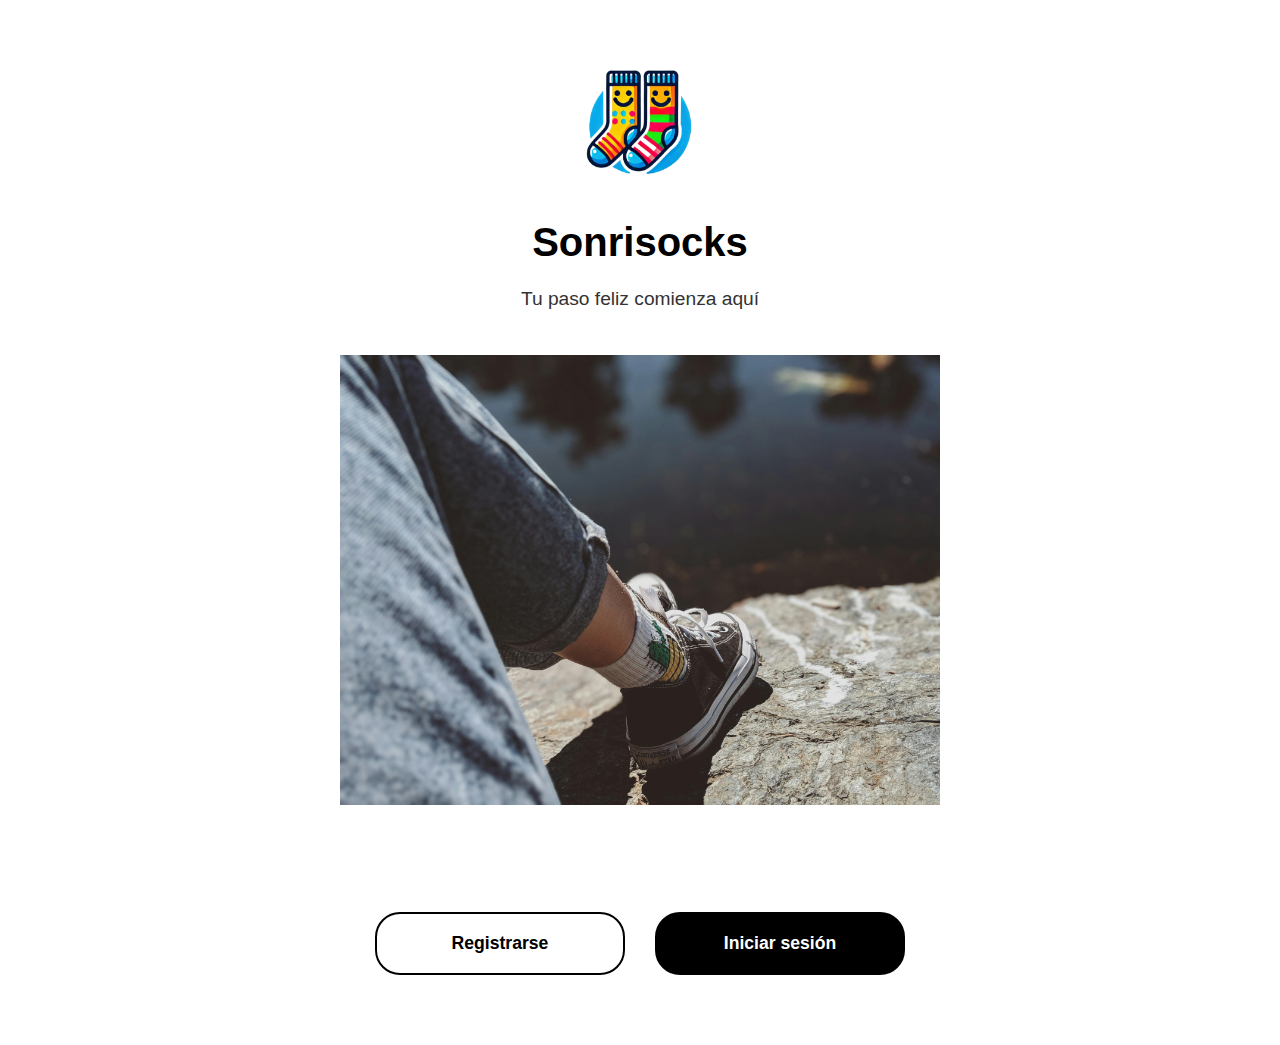
<file: index.html>
<!DOCTYPE html>
<html lang="es">
<head>
    <meta charset="UTF-8">
    <meta name="viewport" content="width=device-width, initial-scale=1.0">
    <title>Sonrisocks - Tu paso feliz comienza aquí</title>
    <link rel="stylesheet" href="css/style.css">
    <link rel="stylesheet" href="https://cdnjs.cloudflare.com/ajax/libs/font-awesome/6.0.0-beta3/css/all.min.css">
</head>
<body class="welcome-page">
    <div class="container">
        <div class="logo">
            <img src="image/logo.png" alt="Sonrisocks Logo">
            <h1>Sonrisocks</h1>
            <p>Tu paso feliz comienza aquí</p>
        </div>
        
        <div class="welcome-image">
            <img src="image/indimage.jpg" alt="Personas felices usando medias coloridas">
        </div>
        
        <div class="auth-buttons">
            <a href="register.html" class="btn btn-outline">Registrarse</a>
            <a href="login.html" class="btn btn-solid">Iniciar sesión</a>
        </div>
    </div>
</body>
</html>
</file>
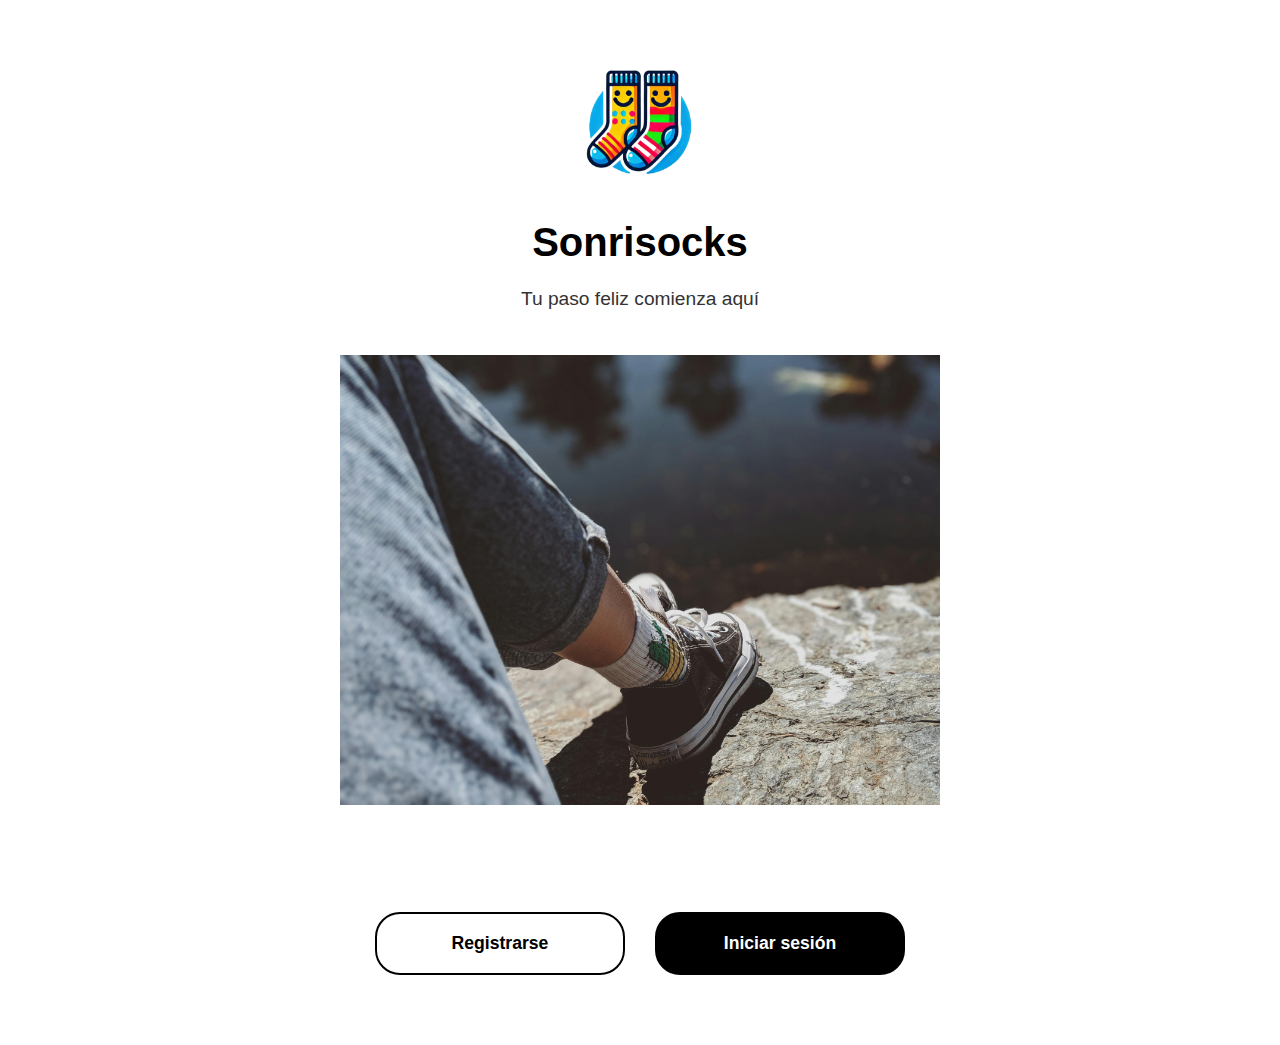
<file: cart.html>
<!DOCTYPE html>
<html lang="es">
<head>
    <meta charset="UTF-8">
    <meta name="viewport" content="width=device-width, initial-scale=1.0">
    <title>Carrito - Sonrisocks</title>
    <link rel="stylesheet" href="css/style.css">
    <link rel="stylesheet" href="https://cdnjs.cloudflare.com/ajax/libs/font-awesome/6.0.0-beta3/css/all.min.css">
</head>
<body>
    <header class="top-header">
        <div class="logo-and-name">
            <img src="image/logo.png" alt="Sonrisocks Logo" class="header-logo">
            <h1 class="header-title">Sonrisocks</h1>
        </div>
    </header>

    <div class="container cart-page-container">
        <h2>Tu Carrito de Compras</h2>
        
        <div class="cart-items-list" id="cart-items-list">
            <p id="empty-cart-message" class="empty-cart-message">
                ¡Oops! Tu carrito está vacío. <br>
                <span class="suggestive-phrase">Explora nuestra colección y dale a tus pies la alegría que merecen.</span>
                <a href="home.html" class="btn btn-solid shop-now-btn">IR A COMPRAR</a>
            </p>
        </div>

        <div class="cart-summary">
            <p class="cart-total" id="cart-total">Total: $0.00</p>
            <button class="btn btn-solid checkout-btn" id="checkout-btn">PROCEDER AL PAGO</button>
        </div>
    </div>

    <nav class="bottom-nav">
        <a href="home.html" class="nav-item">
            <i class="fas fa-home"></i>
            <span>Inicio</span>
        </a>
        <a href="cart.html" class="nav-item active">
            <i class="fas fa-shopping-cart"></i>
            <span>Carrito</span>
            <span class="cart-counter" id="cart-counter"></span>
        </a>
        <a href="profile.html" class="nav-item">
            <i class="fas fa-user"></i>
            <span>Perfil</span>
        </a>
    </nav>
    
    <script src="js/main.js"></script>
    <script>
        // Check authentication on load
        window.addEventListener('DOMContentLoaded', () => {
            const isLoggedIn = localStorage.getItem('isLoggedIn') === 'true';
            if (!isLoggedIn) {
                window.location.href = 'index.html';
                return;
            }
            
            // Render cart items when cart.html loads
            renderCartItems();
            updateCartTotal(); // Also update total

            const checkoutBtn = document.getElementById('checkout-btn');
            if (checkoutBtn) {
                checkoutBtn.addEventListener('click', () => {
                    const currentCart = JSON.parse(localStorage.getItem('cart')) || [];
                    if (currentCart.length > 0) {
                        window.location.href = 'payment.html'; // Redirigir a la pasarela de pago
                    } else {
                        
                    }
                });
            }
        });
    </script>
</body>
</html>
</file>
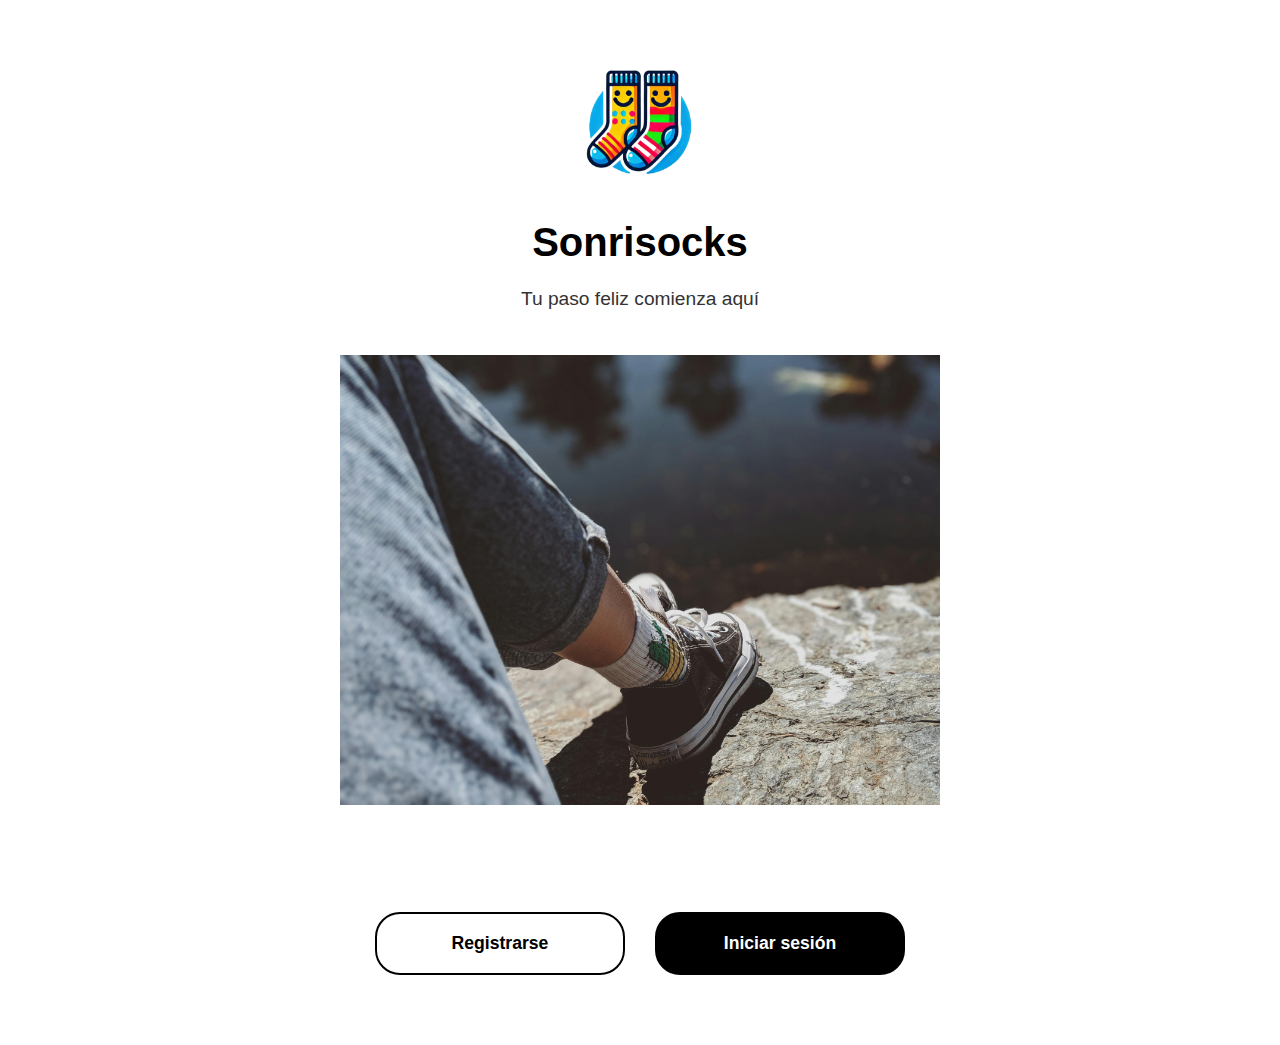
<file: home.html>
<!DOCTYPE html>
<html lang="es">
<head>
    <meta charset="UTF-8">
    <meta name="viewport" content="width=device-width, initial-scale=1.0">
    <title>Descubre - Sonrisocks</title>
    <link rel="stylesheet" href="css/style.css">
    <link rel="stylesheet" href="https://cdnjs.cloudflare.com/ajax/libs/font-awesome/6.0.0-beta3/css/all.min.css">
</head>
<body>
    <header class="top-header">
        <div class="logo-and-name">
            <img src="image/logo.png" alt="Sonrisocks Logo" class="header-logo">
            <h1 class="header-title">Sonrisocks</h1>
        </div>
        </header>
    <div class="container">
        <h2>What's New Today</h2>
      
        <div class="featured-product">
            <img src="image/indp.jpg" alt="Medias de temporada" class="featured-image">
            <button class="seasonal-btn">DE TEMPORADA</button>
        </div>
        
        <h3>Browse All</h3>
        
        <div class="product-grid">
            <div class="product-card" data-id="1">
              <img src="image/dino.jpg" alt="Medias divertidas" class="product-image">
              <div class="product-info">
                  <h4 class="product-title">Medias de Dinosaurios</h4>
                  <p class="product-price">$12.99</p>
                  <div class="quantity-controls">
                      <button class="quantity-btn minus">-</button>
                      <span class="quantity-value">1</span> <button class="quantity-btn plus">+</button>
                  </div>
                  <button class="add-to-cart">AGREGAR AL CARRITO</button>
              </div>
          </div>
          
          <div class="product-card" data-id="2">
              <img src="image/avocado.jpg" alt="Medias divertidas" class="product-image">
              <div class="product-info">
                  <h4 class="product-title">Medias de Aguacates</h4>
                  <p class="product-price">$11.99</p>
                  <div class="quantity-controls">
                      <button class="quantity-btn minus">-</button>
                      <span class="quantity-value">1</span> <button class="quantity-btn plus">+</button>
                  </div>
                  <button class="add-to-cart">AGREGAR AL CARRITO</button>
              </div>
          </div>

          <div class="product-card" data-id="3">
            <img src="image/nike.jpg" alt="Medias divertidas" class="product-image">
            <div class="product-info">
                <h4 class="product-title">Medias de Nike</h4>
                <p class="product-price">$15.99</p>
                <div class="quantity-controls">
                    <button class="quantity-btn minus">-</button>
                    <span class="quantity-value">1</span>
                    <button class="quantity-btn plus">+</button>
                </div>
                <button class="add-to-cart">AGREGAR AL CARRITO</button>
            </div>
        </div>

        <div class="product-card" data-id="4">
          <img src="image/adidas.jpg" alt="Medias divertidas" class="product-image">
          <div class="product-info">
              <h4 class="product-title">Medias de Adidas</h4>
              <p class="product-price">$14.00</p>
              <div class="quantity-controls">
                  <button class="quantity-btn minus">-</button>
                  <span class="quantity-value">1</span>
                  <button class="quantity-btn plus">+</button>
              </div>
              <button class="add-to-cart">AGREGAR AL CARRITO</button>
          </div>
      </div>


      <div class="product-card" data-id="5">
        <img src="image/gucci.jpg" alt="Medias divertidas" class="product-image">
        <div class="product-info">
            <h4 class="product-title">Medias de Gucci</h4>
            <p class="product-price">$30.99</p>
            <div class="quantity-controls">
                <button class="quantity-btn minus">-</button>
                <span class="quantity-value">1</span>
                <button class="quantity-btn plus">+</button>
            </div>
            <button class="add-to-cart">AGREGAR AL CARRITO</button>
        </div>
    </div>
          
          </div>
        
        
    </div>
    
    <nav class="bottom-nav">
        <a href="home.html" class="nav-item active">
            <i class="fas fa-home"></i>
            <span>Inicio</span>
        </a>
        <a href="cart.html" class="nav-item">
            <i class="fas fa-shopping-cart"></i>
            <span>Carrito</span>
            <span class="cart-counter" id="cart-counter"></span>
        </a>
        <a href="profile.html" class="nav-item">
            <i class="fas fa-user"></i>
            <span>Perfil</span>
        </a>
    </nav>
    
    <script src="js/main.js"></script>
    <script>
        // Verificar autenticación al cargar
        window.addEventListener('DOMContentLoaded', () => {
            const isLoggedIn = localStorage.getItem('isLoggedIn') === 'true';
            if (!isLoggedIn) {
                window.location.href = 'index.html';
            }
        });
    </script>
</body>
</html>
</file>
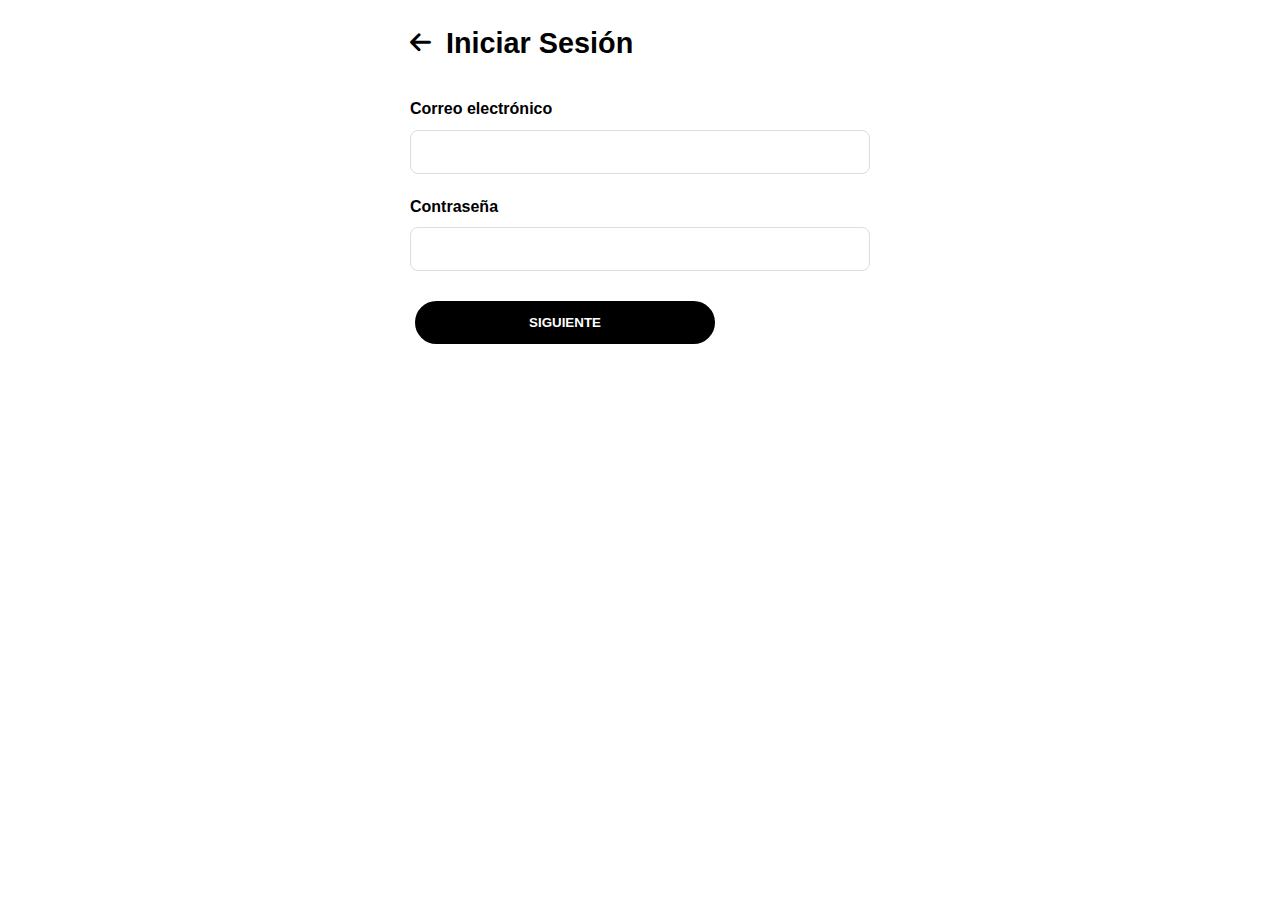
<file: login.html>
<!DOCTYPE html>
<html lang="es">
<head>
    <meta charset="UTF-8">
    <meta name="viewport" content="width=device-width, initial-scale=1.0">
    <title>Iniciar Sesión - Sonrisocks</title>
    <link rel="stylesheet" href="css/style.css">
    <link rel="stylesheet" href="https://cdnjs.cloudflare.com/ajax/libs/font-awesome/6.0.0-beta3/css/all.min.css">
</head>
<body>
    <div class="form-container">
        <div class="form-header">
            <a href="index.html" class="back-arrow"><i class="fas fa-arrow-left"></i></a>
            <h1 class="form-title">Iniciar Sesión</h1>
        </div>
        
        <form id="loginForm">
            <div class="form-group">
                <label for="loginEmail">Correo electrónico</label>
                <input type="email" id="loginEmail" required>
            </div>
            
            <div class="form-group">
                <label for="loginPassword">Contraseña</label>
                <input type="password" id="loginPassword" required>
            </div>
            
            <button type="submit" class="btn btn-solid">SIGUIENTE</button>
        </form>
    </div>
    
    <script>
        document.getElementById('loginForm').addEventListener('submit', function(e) {
            e.preventDefault();
            
            // Obtener todos los usuarios registrados
            const users = JSON.parse(localStorage.getItem('users')) || [];
            const email = document.getElementById('loginEmail').value;
            const password = document.getElementById('loginPassword').value;
            
            // Buscar el usuario con el email y contraseña correctos
            const foundUser = users.find(user => user.email === email && user.password === password);

            if (foundUser) {
                localStorage.setItem('isLoggedIn', 'true');
                localStorage.setItem('currentUser', JSON.stringify(foundUser)); // Guardar el objeto completo del usuario
                window.location.href = 'home.html';
            } else {
                alert('Credenciales incorrectas o usuario no registrado.');
                // Opcional: redirigir a registro si no se encuentra el email
                // window.location.href = 'register.html'; 
            }
        });
        
        // Autocompletar email si viene de registro (opcional, si se usó sessionStorage para tempUser)
        window.addEventListener('DOMContentLoaded', () => {
            const tempUser = JSON.parse(sessionStorage.getItem('tempUser'));
            if (tempUser && tempUser.email) { // Asegurarse de que tempUser y email existan
                document.getElementById('loginEmail').value = tempUser.email;
                sessionStorage.removeItem('tempUser'); // Limpiar después de usar
            }
        });
    </script>
</body>
</html>
</file>
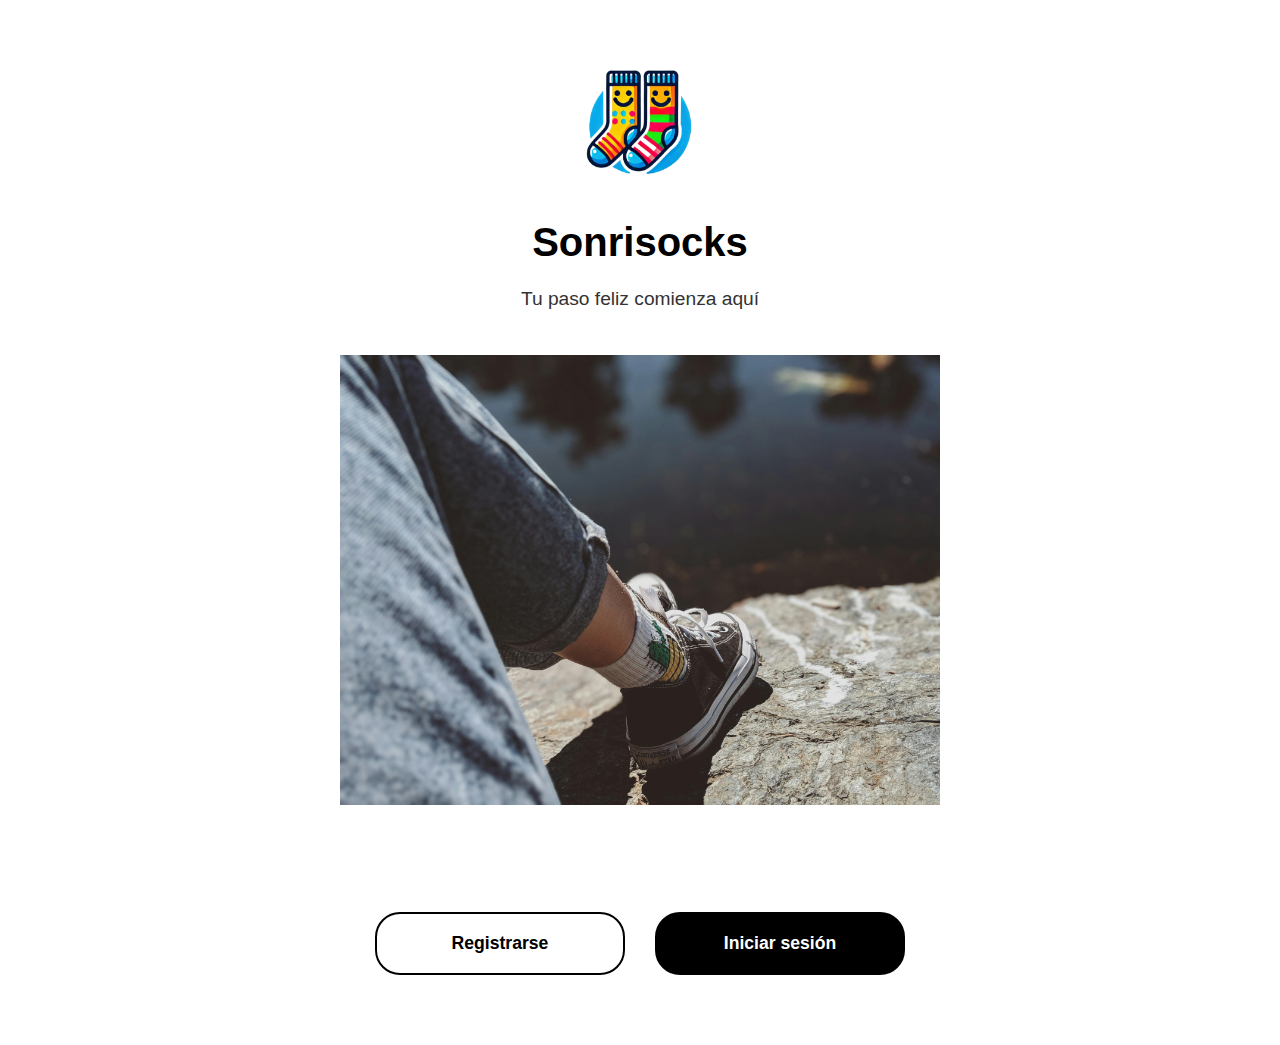
<file: payment.html>
<!DOCTYPE html>
<html lang="es">
<head>
    <meta charset="UTF-8">
    <meta name="viewport" content="width=device-width, initial-scale=1.0">
    <title>Pagar - Sonrisocks</title>
    <link rel="stylesheet" href="css/style.css">
    <link rel="stylesheet" href="https://cdnjs.cloudflare.com/ajax/libs/font-awesome/6.0.0-beta3/css/all.min.css">
</head>
<body>
    <header class="top-header">
        <div class="logo-and-name">
            <img src="image/logo.png" alt="Sonrisocks Logo" class="header-logo">
            <h1 class="header-title">Sonrisocks</h1>
        </div>
    </header>

    <div class="form-container payment-container">
        <div class="form-header">
            <a href="cart.html" class="back-arrow"><i class="fas fa-arrow-left"></i></a>
            <h1 class="form-title">Procesar Pago</h1>
        </div>
        
        <form id="paymentForm">
            <div class="payment-section">
                <h3>Información de Envío</h3>
                <div class="form-group">
                    <label for="fullName">Nombre Completo</label>
                    <input type="text" id="fullName" placeholder="Tu Nombre Apellido" required>
                </div>
                <div class="form-group">
                    <label for="address">Dirección</label>
                    <input type="text" id="address" placeholder="Calle, Número, Apto" required>
                </div>
                <div class="form-group">
                    <label for="city">Ciudad</label>
                    <input type="text" id="city" placeholder="Ej: Bogotá" required>
                </div>
                <div class="form-group">
                    <label for="postalCode">Código Postal</label>
                    <input type="text" id="postalCode" placeholder="Ej: 110111" required>
                </div>
            </div>

            <div class="payment-section">
                <h3>Detalles de Pago</h3>
                <div class="form-group">
                    <label for="cardNumber">Número de Tarjeta</label>
                    <input type="text" id="cardNumber" placeholder="**** **** **** ****" maxlength="19" required>
                </div>
                <div class="form-group form-group-inline">
                    <div>
                        <label for="expiryDate">Fecha de Vencimiento (MM/AA)</label>
                        <input type="text" id="expiryDate" placeholder="MM/AA" maxlength="5" required>
                    </div>
                    <div>
                        <label for="cvv">CVV</label>
                        <input type="text" id="cvv" placeholder="***" maxlength="4" required>
                    </div>
                </div>
                <div class="form-group">
                    <label for="cardName">Nombre en la Tarjeta</label>
                    <input type="text" id="cardName" placeholder="Como aparece en la tarjeta" required>
                </div>
            </div>

            <div class="order-summary">
                <h3>Resumen de Tu Pedido</h3>
                <div id="payment-cart-items">
                    </div>
                <p class="summary-total" id="payment-total">Total: $0.00</p>
            </div>
            
            <button type="submit" class="btn btn-solid confirm-payment-btn">CONFIRMAR PAGO</button>
            <button type="button" class="btn btn-outline" id="cancel-payment-btn">CANCELAR</button>
        </form>
    </div>

    <nav class="bottom-nav">
        <a href="home.html" class="nav-item">
            <i class="fas fa-home"></i>
            <span>Inicio</span>
        </a>
        <a href="cart.html" class="nav-item active">
            <i class="fas fa-shopping-cart"></i>
            <span>Carrito</span>
            <span class="cart-counter" id="cart-counter"></span>
        </a>
        <a href="profile.html" class="nav-item">
            <i class="fas fa-user"></i>
            <span>Perfil</span>
        </a>
    </nav>
    
    <script src="js/main.js"></script>
    <script>
        document.addEventListener('DOMContentLoaded', () => {
            const isLoggedIn = localStorage.getItem('isLoggedIn') === 'true';
            if (!isLoggedIn) {
                window.location.href = 'index.html';
                return;
            }

            const cart = JSON.parse(localStorage.getItem('cart')) || [];
            const paymentCartItemsContainer = document.getElementById('payment-cart-items');
            const paymentTotalElement = document.getElementById('payment-total');
            const paymentForm = document.getElementById('paymentForm');
            const cancelPaymentBtn = document.getElementById('cancel-payment-btn');

            // Mostrar los ítems del carrito en el resumen del pedido
            function displayPaymentCartItems() {
                paymentCartItemsContainer.innerHTML = ''; // Limpiar antes de agregar
                if (cart.length === 0) {
                    paymentCartItemsContainer.innerHTML = '<p>Tu carrito está vacío.</p>';
                    paymentTotalElement.textContent = 'Total: $0.00';
                    return;
                }

                let total = 0;
                cart.forEach(item => {
                    const itemElement = document.createElement('div');
                    itemElement.classList.add('payment-summary-item');
                    const itemPrice = parseFloat(item.price.replace('$', ''));
                    const subtotal = itemPrice * item.quantity;
                    total += subtotal;

                    itemElement.innerHTML = `
                        <span class="item-name">${item.title}</span>
                        <span class="item-quantity">x ${item.quantity}</span>
                        <span class="item-subtotal">$${subtotal.toFixed(2)}</span>
                    `;
                    paymentCartItemsContainer.appendChild(itemElement);
                });
                paymentTotalElement.textContent = `Total: $${total.toFixed(2)}`;
            }

            displayPaymentCartItems(); // Cargar los ítems al inicio

            // Rellenar automáticamente los datos de envío si hay un currentUser (opcional)
            const currentUser = JSON.parse(localStorage.getItem('currentUser'));
            if (currentUser) {
                document.getElementById('fullName').value = currentUser.username || '';
                // No tenemos campos de dirección en currentUser, se llenaría manualmente o desde un perfil más completo
            }

            // Manejar el envío del formulario de pago
            paymentForm.addEventListener('submit', function(e) {
                e.preventDefault();

                // Validaciones básicas de los campos (puedes añadir más)
                const cardNumber = document.getElementById('cardNumber').value.replace(/\s/g, ''); // Remover espacios
                const expiryDate = document.getElementById('expiryDate').value;
                const cvv = document.getElementById('cvv').value;

                if (!/^\d{16}$/.test(cardNumber)) {
                    alert('Por favor, ingresa un número de tarjeta válido (16 dígitos).');
                    return;
                }
                if (!/^(0[1-9]|1[0-2])\/\d{2}$/.test(expiryDate)) {
                    alert('Por favor, ingresa una fecha de vencimiento válida (MM/AA).');
                    return;
                }
                if (!/^\d{3,4}$/.test(cvv)) {
                    alert('Por favor, ingresa un CVV válido (3 o 4 dígitos).');
                    return;
                }

                // Simular un proceso de pago
                alert('Procesando tu pago...');

                setTimeout(() => {
                    // Si el pago es "exitoso" (simulado)
                    alert('¡Pago exitoso! Tu orden ha sido confirmada.');
                    localStorage.removeItem('cart'); // Vaciar el carrito después de una compra
                    updateCartCounter(); // Actualizar contador del carrito
                    window.location.href = 'home.html'; // Redirigir a la página de inicio
                }, 2000); // Simular un retraso de 2 segundos para el procesamiento
            });

            // Manejar el botón de cancelar
            cancelPaymentBtn.addEventListener('click', () => {
                window.location.href = 'cart.html'; // Volver al carrito
            });
        });
    </script>
</body>
</html>
</file>
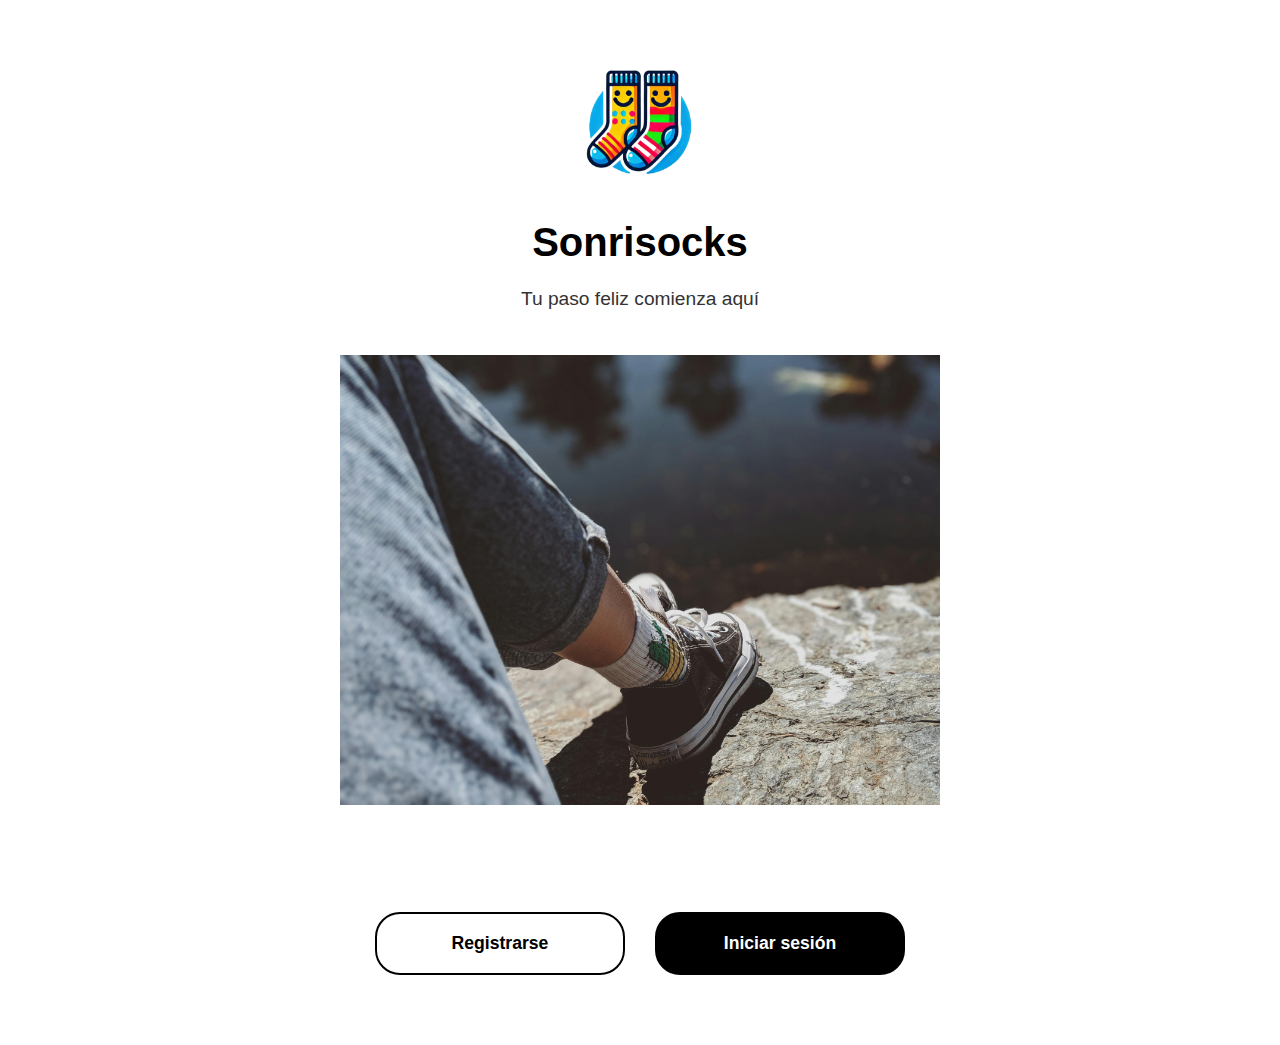
<file: profile.html>
<!DOCTYPE html>
<html lang="es">
<head>
    <meta charset="UTF-8">
    <meta name="viewport" content="width=device-width, initial-scale=1.0">
    <title>Perfil - Sonrisocks</title>
    <link rel="stylesheet" href="css/style.css">
    <link rel="stylesheet" href="https://cdnjs.cloudflare.com/ajax/libs/font-awesome/6.0.0-beta3/css/all.min.css">
</head>
<body>
    <header class="top-header">
        <div class="logo-and-name">
            <img src="image/logo.png" alt="Sonrisocks Logo" class="header-logo">
            <h1 class="header-title">Sonrisocks</h1>
        </div>
    </header>

    <div class="container profile-container">
        <div class="profile-avatar" id="profile-avatar-display">
            <img src="image/profile.jpg" alt="Avatar de usuario" id="avatar-image">
        </div>
        <h2 class="profile-username" id="profile-username-display">Nombre de Usuario</h2>
        <p class="profile-email" id="profile-email-display">correo@ejemplo.com</p>
        <p class="profile-location">BOGOTÁ D.C., COLOMBIA</p>
        
        <div class="profile-actions">
            <a href="edit-profile.html" class="btn btn-outline">EDITAR PERFIL</a>
            <button class="btn btn-solid" id="logout-btn">CERRAR SESIÓN</button>
        </div>
    </div>

    <nav class="bottom-nav">
        <a href="home.html" class="nav-item">
            <i class="fas fa-home"></i>
            <span>Inicio</span>
        </a>
        <a href="cart.html" class="nav-item">
            <i class="fas fa-shopping-cart"></i>
            <span>Carrito</span>
            <span class="cart-counter" id="cart-counter"></span>
        </a>
        <a href="profile.html" class="nav-item active">
            <i class="fas fa-user"></i>
            <span>Perfil</span>
        </a>
    </nav>
    
    <script src="js/main.js"></script>
    <script>
        document.addEventListener('DOMContentLoaded', () => {
            const isLoggedIn = localStorage.getItem('isLoggedIn') === 'true';
            if (!isLoggedIn) {
                window.location.href = 'index.html';
                return;
            }

            // Cargar y mostrar la información del usuario
            const currentUser = JSON.parse(localStorage.getItem('currentUser'));
            if (currentUser) {
                document.getElementById('profile-username-display').textContent = currentUser.username || 'Usuario';
                document.getElementById('profile-email-display').textContent = currentUser.email || 'correo@ejemplo.com';
                const avatarImage = document.getElementById('avatar-image');
                
                // Cargar el avatar. Si currentUser.avatar existe, úsalo. Si no, usa la imagen por defecto.
                if (currentUser.avatar && currentUser.avatar !== 'image/default-avatar.png') {
                    avatarImage.src = currentUser.avatar;
                } else {
                    avatarImage.src = 'image/profile.jpg'; // Fallback
                }
            } else {
                // Si no hay currentUser, mostrar un mensaje de error o redirigir
                alert('No se encontraron datos de usuario. Por favor, inicia sesión.');
                window.location.href = 'index.html';
            }

            // Manejar el botón de cerrar sesión
            document.getElementById('logout-btn').addEventListener('click', () => {
                localStorage.removeItem('isLoggedIn');
                localStorage.removeItem('currentUser');
                localStorage.removeItem('cart'); // También limpia el carrito al cerrar sesión
                window.location.href = 'index.html';
            });
        });
    </script>
</body>
</html>
</file>
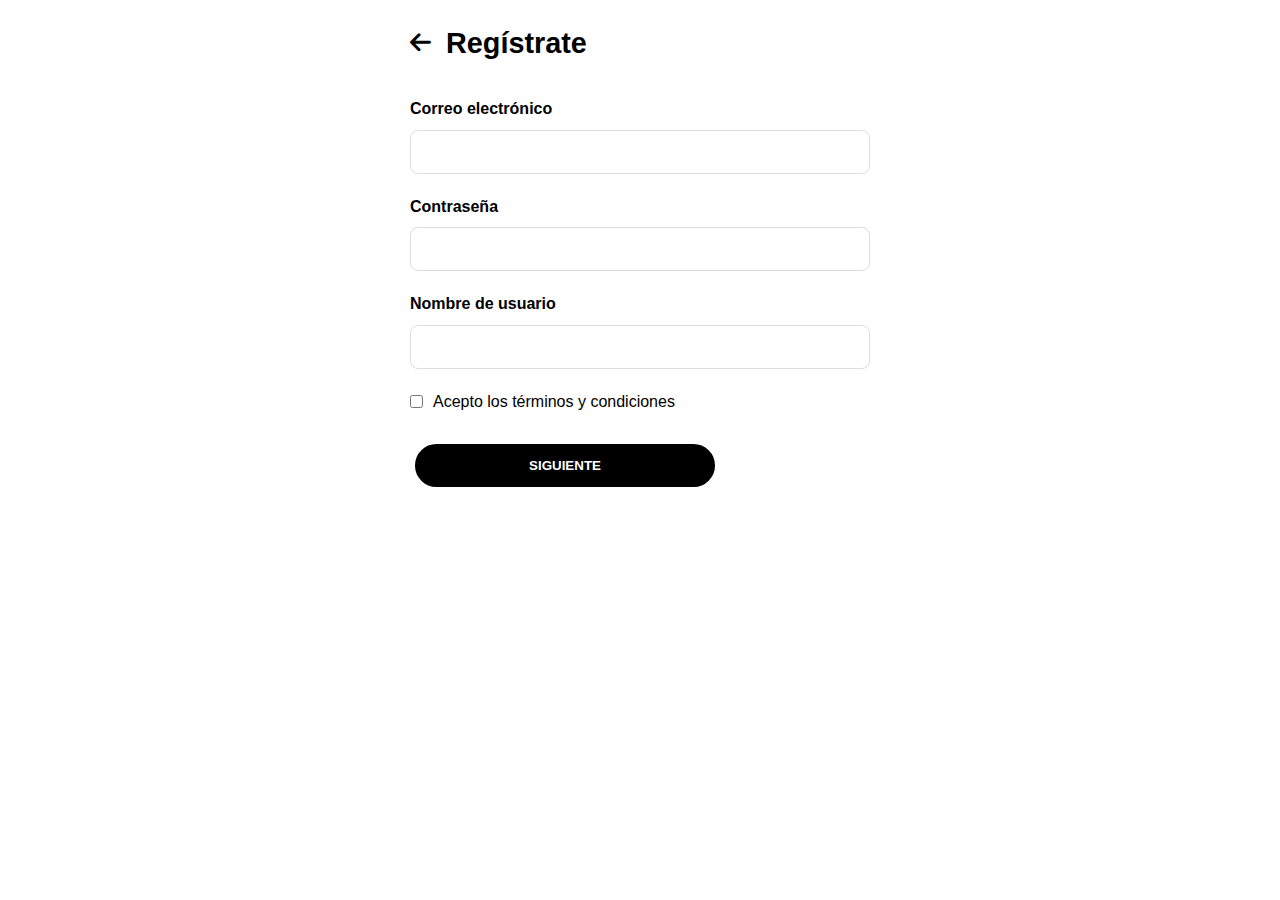
<file: register.html>
<!DOCTYPE html>
<html lang="es">
<head>
    <meta charset="UTF-8">
    <meta name="viewport" content="width=device-width, initial-scale=1.0">
    <title>Registro - Sonrisocks</title>
    <link rel="stylesheet" href="css/style.css">
    <link rel="stylesheet" href="https://cdnjs.cloudflare.com/ajax/libs/font-awesome/6.0.0-beta3/css/all.min.css">
</head>
<body>
    <div class="form-container">
        <div class="form-header">
            <a href="index.html" class="back-arrow"><i class="fas fa-arrow-left"></i></a>
            <h1 class="form-title">Regístrate</h1>
        </div>
        
        <form id="registerForm">
            <div class="form-group">
                <label for="email">Correo electrónico</label>
                <input type="email" id="email" required>
            </div>
            
            <div class="form-group">
                <label for="password">Contraseña</label>
                <input type="password" id="password" required>
            </div>
            
            <div class="form-group">
                <label for="username">Nombre de usuario</label>
                <input type="text" id="username" required>
            </div>
            
            <div class="checkbox-group">
                <input type="checkbox" id="terms" required>
                <label for="terms">Acepto los términos y condiciones</label>
            </div>
            
            <button type="submit" class="btn btn-solid" id="registerBtn">SIGUIENTE</button>
        </form>
    </div>
    
    <script>
        document.getElementById('registerForm').addEventListener('submit', function(e) {
            e.preventDefault();
            
            const email = document.getElementById('email').value;
            const password = document.getElementById('password').value;
            const username = document.getElementById('username').value;

            let users = JSON.parse(localStorage.getItem('users')) || [];

            // Validar si el correo ya existe
            if (users.some(user => user.email === email)) {
                alert('Este correo electrónico ya está registrado. Por favor, inicia sesión.');
                window.location.href = 'login.html';
                return;
            }

            const newUser = {
                email: email,
                username: username,
                password: password, // En una app real, hashea las contraseñas
                avatar: 'image/default-avatar.png' // Avatar por defecto al registrarse
            };
            users.push(newUser);
            localStorage.setItem('users', JSON.stringify(users)); // Guardar todos los usuarios
            
            // Guardar el usuario actual inmediatamente después del registro para mantener la sesión
            localStorage.setItem('isLoggedIn', 'true');
            localStorage.setItem('currentUser', JSON.stringify(newUser));

            alert('Registro exitoso. ¡Bienvenido!');
            window.location.href = 'home.html'; // Redirigir a home después del registro
        });
        
        // Validación en tiempo real (opcional, para habilitar/deshabilitar el botón)
        const form = document.getElementById('registerForm');
        const registerBtn = document.getElementById('registerBtn');
        
        form.addEventListener('input', function() {
            const isFormValid = form.checkValidity();
            registerBtn.disabled = !isFormValid;
        });
    </script>
</body>
</html>
</file>
<file: css/style.css>
/* Variables y reset */
:root {
  --primary-color: #000;
  --secondary-color: #fff;
  --accent-color: #FF6B6B;
  --light-gray: #f5f5f5;
  --dark-gray: #333;
}

* {
  margin: 0;
  padding: 0;
  box-sizing: border-box;
  font-family: 'Segoe UI', Tahoma, Geneva, Verdana, sans-serif;
}

body {
  background-color: var(--secondary-color);
  color: var(--primary-color);
  line-height: 1.6;
}

.container {
  width: 100%;
  max-width: 1200px;
  margin: 0 auto;
  padding: 20px;
}

/* Estilos generales de botones */
.btn {
  display: inline-block;
  padding: 12px 24px;
  border-radius: 25px;
  text-decoration: none;
  font-weight: 600;
  text-align: center;
  cursor: pointer;
  transition: all 0.3s ease;
  margin: 10px 5px;
  width: 90%;
  max-width: 300px;
}

.btn-solid {
  background-color: var(--primary-color);
  color: var(--secondary-color);
  border: 2px solid var(--primary-color);
}

.btn-outline {
  background-color: var(--secondary-color);
  color: var(--primary-color);
  border: 2px solid var(--primary-color);
}

.btn:hover {
  opacity: 0.9;
  transform: translateY(-2px);
}

/* Pantalla de bienvenida */
.welcome-page {
  display: flex;
  flex-direction: column;
  align-items: center;
  justify-content: center;
  min-height: 100vh;
  text-align: center;
}

.logo img {
  width: 120px;
  height: auto;
  margin-bottom: 20px;
}

.logo h1 {
  font-size: 2.5rem;
  margin-bottom: 10px;
  color: var(--primary-color);
}

.logo p {
  font-size: 1.2rem;
  color: var(--dark-gray);
  margin-bottom: 40px;
}

.welcome-image img {
  width: 100%;
  max-width: 400px;
  height: auto;
  margin-bottom: 40px;
}

.auth-buttons {
  display: flex;
  flex-direction: column;
  align-items: center;
  width: 100%;
}

/* Formularios */
.form-container {
  max-width: 500px;
  margin: 0 auto;
  padding: 20px;
}

.form-header {
  display: flex;
  align-items: center;
  margin-bottom: 30px;
}

.back-arrow {
  font-size: 1.5rem;
  margin-right: 15px;
  color: var(--primary-color);
  text-decoration: none;
}

.form-title {
  font-size: 1.8rem;
}

.form-group {
  margin-bottom: 20px;
}

.form-group label {
  display: block;
  margin-bottom: 8px;
  font-weight: 600;
}

.form-group input {
  width: 100%;
  padding: 12px 15px;
  border: 1px solid #ddd;
  border-radius: 8px;
  font-size: 1rem;
}

.checkbox-group {
  display: flex;
  align-items: center;
  margin: 20px 0;
}

.checkbox-group input {
  margin-right: 10px;
}

/* Menú inferior */
.bottom-nav {
  position: fixed;
  bottom: 0;
  left: 0;
  right: 0;
  background-color: var(--secondary-color);
  box-shadow: 0 -2px 10px rgba(0, 0, 0, 0.1);
  display: flex;
  justify-content: space-around;
  padding: 10px 0;
  z-index: 100;
}

.nav-item {
  display: flex;
  flex-direction: column;
  align-items: center;
  text-decoration: none;
  color: var(--primary-color);
  font-size: 0.8rem;
}

.nav-item i {
  font-size: 1.5rem;
  margin-bottom: 5px;
}

.nav-item.active {
  color: var(--accent-color);
}

/* Pantalla de inicio */
.product-grid {
  display: grid;
  grid-template-columns: repeat(auto-fill, minmax(150px, 1fr));
  gap: 20px;
  margin-bottom: 80px;
}

.product-card {
  border: 1px solid #eee;
  border-radius: 10px;
  overflow: hidden;
  transition: transform 0.3s ease;
}

.product-card:hover {
  transform: translateY(-5px);
}

.product-image {
  width: 100%;
  height: 150px;
  object-fit: cover;
}

.product-info {
  padding: 10px;
}

.product-title {
  font-size: 0.9rem;
  margin-bottom: 5px;
}

.product-price {
  font-weight: bold;
  margin-bottom: 10px;
}

.quantity-controls {
  display: flex;
  align-items: center;
  justify-content: space-between;
  margin-bottom: 10px;
}

.quantity-btn {
  width: 30px;
  height: 30px;
  border: 1px solid #ddd;
  background-color: #f9f9f9;
  border-radius: 50%;
  display: flex;
  align-items: center;
  justify-content: center;
  cursor: pointer;
}

.quantity-value {
  margin: 0 10px;
}

.add-to-cart {
  width: 100%;
  padding: 8px;
  background-color: var(--primary-color);
  color: var(--secondary-color);
  border: none;
  border-radius: 5px;
  cursor: pointer;
}

/* Carrito */
.cart-item {
  display: flex;
  margin-bottom: 20px;
  padding-bottom: 20px;
  border-bottom: 1px solid #eee;
}

.cart-item-image {
  width: 80px;
  height: 80px;
  object-fit: cover;
  border-radius: 8px;
  margin-right: 15px;
}

.cart-item-details {
  flex: 1;
}

.cart-item-title {
  font-size: 1rem;
  margin-bottom: 5px;
}

.cart-item-price {
  font-weight: bold;
  margin-bottom: 10px;
}

.remove-item {
  color: #ff4d4d;
  font-size: 1.2rem;
  cursor: pointer;
}

.cart-total {
  font-size: 1.2rem;
  font-weight: bold;
  text-align: right;
  margin: 20px 0;
}

/* Media queries para responsive */
@media (min-width: 768px) {
  .product-grid {
      grid-template-columns: repeat(auto-fill, minmax(200px, 1fr));
  }
  
  .product-image {
      height: 200px;
  }
  
  .bottom-nav {
      position: static;
      box-shadow: none;
      margin-top: 30px;
  }
  
  .container {
      padding: 40px;
  }
}
/* Estilos para confirmación */
.confirmation-container {
  display: flex;
  flex-direction: column;
  align-items: center;
  justify-content: center;
  min-height: 70vh;
  text-align: center;
  padding: 20px;
}

.check-icon {
  font-size: 5rem;
  color: #4CAF50;
  margin-bottom: 20px;
}

.confirmation-message h1 {
  font-size: 1.8rem;
  margin-bottom: 10px;
}

.confirmation-message p {
  font-size: 1.2rem;
  margin-bottom: 5px;
}

/* Estilos para perfil */
.profile-container {
  padding: 20px;
  text-align: center;
}

.profile-avatar {
  width: 120px;
  height: 120px;
  border-radius: 50%;
  overflow: hidden;
  margin: 0 auto 20px;
  border: 3px solid var(--primary-color);
}

.profile-avatar img {
  width: 100%;
  height: 100%;
  object-fit: cover;
}

.profile-actions {
  margin-top: 40px;
  display: flex;
  flex-direction: column;
  align-items: center;
}

.profile-actions .btn {
  margin: 10px 0;
}

/* Estilos para barra de búsqueda */
.search-bar {
  display: flex;
  margin: 20px 0;
}

.search-bar input {
  flex: 1;
  padding: 12px 15px;
  border: 1px solid #ddd;
  border-radius: 25px 0 0 25px;
  font-size: 1rem;
}

.search-bar button {
  padding: 0 20px;
  background-color: var(--primary-color);
  color: var(--secondary-color);
  border: none;
  border-radius: 0 25px 25px 0;
  cursor: pointer;
}

/* Estilos para método de pago */
.payment-method {
  margin-bottom: 30px;
}

.saved-card {
  display: flex;
  align-items: center;
  padding: 15px;
  border: 1px solid #eee;
  border-radius: 10px;
}

.saved-card i {
  font-size: 2rem;
  margin-right: 15px;
  color: var(--primary-color);
}

.card-logos {
  display: flex;
  margin-top: 5px;
}

.card-logos img {
  height: 20px;
  margin-right: 10px;
}

.order-summary {
  margin: 30px 0;
}

.order-summary h3 {
  margin-bottom: 15px;
}

.order-item {
  display: flex;
  justify-content: space-between;
  margin-bottom: 10px;
}

.order-total {
  font-weight: bold;
  text-align: right;
  margin-top: 15px;
  font-size: 1.2rem;
}
/* Featured product section */
.featured-product {
  position: relative;
  margin-bottom: 30px;
}

.featured-image {
  width: 100%;
  max-height: 250px; 
  object-fit: cover; 
  border-radius: 10px;
}

.seasonal-btn {
  position: absolute;
  bottom: 15px;
  left: 15px;
  padding: 8px 15px;
  background-color: var(--primary-color);
  color: var(--secondary-color);
  border: none;
  border-radius: 20px;
  font-weight: 600;
  cursor: pointer;
}


@media (min-width: 768px) {

  .featured-image {
      
      max-height: 400px;
  }

}

.top-header {
  display: flex;
  align-items: center; 
  justify-content: center; 
  padding: 15px 20px; 
  background-color: var(--secondary-color);
  border-bottom: 1px solid #eee; 
  position: sticky; 
  top: 0;
  z-index: 99; 
}

.logo-and-name {
  display: flex;
  align-items: center; 
}

.header-logo {
  width: 40px; 
  height: auto;
  margin-right: 10px; 
}

.header-title {
  font-size: 1.8rem; 
  color: var(--primary-color);
  margin: 0; 
}

/* Adjustments for PC (768px and up) */
@media (min-width: 768px) {

  .top-header {
      justify-content: flex-start; 
      padding: 15px 40px;
  }

  .header-logo {
      width: 50px; 
  }

  .header-title {
      font-size: 2.2rem; 
  }


  .bottom-nav {
      position: static; 
      box-shadow: none;
      margin-top: 0;
      padding: 15px 0;
      border-bottom: 1px solid #eee;
      justify-content: flex-end; 
      gap: 30px; 
      
  }
}

.welcome-page {
  display: flex;
  flex-direction: column;
  align-items: center;
  justify-content: center;
  min-height: 100vh;
  text-align: center;
  padding: 20px; 
  box-sizing: border-box; 
}
.welcome-image img {
  width: 100%;
  max-width: 400px; 
  height: auto;
  max-height: 40vh; 
  object-fit: contain; 
  margin-bottom: 40px;
}

@media (min-width: 768px) {
  .welcome-image img {
      max-width: 600px; 
      max-height: 60vh; 
  }


  .auth-buttons .btn {
      max-width: 350px;
  }
}

@media (min-width: 768px) {


  .bottom-nav {
      position: static; 
      box-shadow: none; 
      margin-top: 0;
      padding: 15px 40px; 
      border-bottom: 1px solid #eee; 
      justify-content: center;
      gap: 30px; 
  }

  .bottom-nav .nav-item {
      flex-direction: row;
      font-size: 1rem;
  }

  .bottom-nav .nav-item i {
      margin-bottom: 0;
      margin-right: 8px;
  }

  .bottom-nav .cart-counter {
      position: static; 
      transform: none;
      margin-left: 5px; 
  }

}
.profile-container {
  padding: 20px;
  text-align: center;

  padding-top: 40px; 
  padding-bottom: 80px; 
}

.profile-avatar {
  width: 150px; 
  height: 150px; 
  border-radius: 50%;
  overflow: hidden;
  margin: 0 auto 30px; 
  border: 4px solid var(--primary-color); 
  box-shadow: 0 4px 10px rgba(0, 0, 0, 0.1); 
}

.profile-avatar img {
  width: 100%;
  height: 100%;
  object-fit: cover;
}

.profile-username {
  font-size: 2.2rem; 
  margin-bottom: 10px; 
  color: var(--primary-color);
  font-weight: 600; 
}

.profile-location {
  font-size: 1.1rem; 
  color: var(--dark-gray);
  margin-bottom: 40px; 
}

.profile-actions {
  margin-top: 20px; 
  display: flex;
  flex-direction: column;
  align-items: center;
  gap: 15px; 
}

.profile-actions .btn {
  width: 90%; 
  max-width: 350px; 
}
@media (min-width: 768px) {

  .profile-avatar {
    width: 200px; 
    height: 200px; 
    margin-bottom: 40px; 
  }

  .profile-username {
    font-size: 2.8rem; 
  }

  .profile-location {
    font-size: 1.3rem; 
    margin-bottom: 50px;
  }

  .profile-actions {
    margin-top: 30px;
    gap: 20px; 
  }

  .bottom-nav {
      position: static; 
      box-shadow: none;
      padding: 25px 40px; 
      border-bottom: 1px solid #eee;
      justify-content: center;
      gap: 40px; 
      margin-top: 20px; 
  }
}
/* ... existing CSS ... */

@media (min-width: 768px) {
  body {
      padding-bottom: 80px; 
      
  }
}

@media (min-width: 768px) {

  .bottom-nav {
      position: fixed; 
      bottom: 0;       
      left: 0;         
      right: 0;        
      
      background-color: var(--secondary-color); 
      box-shadow: 0 -2px 10px rgba(0, 0, 0, 0.1); 
      
      padding: 15px 40px; 
      
      justify-content: space-around; 
      gap: 30px; 
      z-index: 100;
  }

  .bottom-nav .nav-item {
      flex-direction: row; 
      font-size: 1rem;
  }

  .bottom-nav .nav-item i {
      margin-bottom: 0;
      margin-right: 8px;
  }

  .bottom-nav .cart-counter {
      position: static;
      transform: none;
      margin-left: 5px; 
  }

}


@media (min-width: 768px) {

  .welcome-image img {
      max-width: 600px; 
      max-height: 60vh; 
  }

  .auth-buttons {
      flex-direction: row; 
      justify-content: center;
      gap: 20px; 
      margin-top: 50px;
  }

  .auth-buttons .btn {
      max-width: 250px; 
      padding: 15px 30px;
      font-size: 1.1rem; 
  }

}

.cart-page-container {
  padding-bottom: 100px; 
}

#empty-cart-message {
  font-size: 1.2rem;
  color: var(--dark-gray);
  margin-top: 50px;
  padding: 20px;
  border: 1px dashed #ccc;
  border-radius: 10px;
  background-color: var(--light-gray);
}

.cart-items-list {
  margin-top: 20px;
}

.cart-item {
  display: flex;
  align-items: center;
  background-color: var(--secondary-color);
  border: 1px solid #ddd;
  border-radius: 10px;
  padding: 15px;
  margin-bottom: 15px;
  box-shadow: 0 2px 5px rgba(0, 0, 0, 0.05);
}

.cart-item-image {
  width: 80px;
  height: 80px;
  object-fit: cover;
  border-radius: 8px;
  margin-right: 15px;
}

.cart-item-info {
  flex-grow: 1; 
}

.cart-item-title {
  font-size: 1.1rem;
  font-weight: 600;
  margin-bottom: 5px;
}

.cart-item-price {
  font-size: 0.95rem;
  color: var(--dark-gray);
  margin-bottom: 10px;
}

.cart-item-subtotal {
  font-size: 1rem;
  font-weight: 700;
  color: var(--primary-color);
  margin-top: 10px;
}


.cart-item .quantity-controls {
  display: flex;
  align-items: center;
  gap: 8px; 
  margin-top: 5px;
}

.cart-item .quantity-btn {
  width: 30px;
  height: 30px;
  border-radius: 50%;
  background-color: var(--light-gray);
  border: 1px solid #ccc;
  color: var(--primary-color);
  font-weight: bold;
  font-size: 1rem;
  cursor: pointer;
  display: flex;
  justify-content: center;
  align-items: center;
}

.cart-item .quantity-value {
  min-width: 20px; 
  text-align: center;
}

.remove-item {
  background: none;
  border: none;
  color: var(--accent-color); 
  font-size: 1.2rem;
  cursor: pointer;
  margin-left: 15px; 
  padding: 5px; 
}

.remove-item:hover {
  opacity: 0.7;
}

.cart-summary {
  background-color: var(--light-gray);
  border-radius: 10px;
  padding: 20px;
  margin-top: 30px;
  text-align: right;
  box-shadow: 0 2px 5px rgba(0, 0, 0, 0.05);
}

.cart-total {
  font-size: 1.5rem;
  font-weight: 700;
  margin-bottom: 20px;
}

.checkout-btn {
  width: 100%;
  max-width: 400px; 
  margin: 0 auto; 
}



@media (min-width: 768px) {


  .cart-item {
      padding: 20px;
  }

  .cart-item-image {
      width: 100px;
      height: 100px;
  }

  .cart-item-info {
      display: flex;
      flex-wrap: wrap; 
      align-items: center;
      gap: 15px; 
  }

  .cart-item-title {
      font-size: 1.3rem;
  }

  .cart-item-price {
      font-size: 1.1rem;
  }

  .cart-item-subtotal {
      font-size: 1.2rem;
      margin-left: auto;
  }

  .cart-item .quantity-controls {
      margin-top: 0;
  }

  .remove-item {
      font-size: 1.5rem;
  }

  .cart-summary {
      padding: 25px;
      margin-top: 40px;
  }

  .cart-total {
      font-size: 1.8rem;
  }

  .checkout-btn {
      max-width: 300px; 
  }
}

.profile-container {
  padding: 20px;
  text-align: center;
  padding-top: 40px; 
  padding-bottom: 80px; 
}

.profile-avatar {
  width: 150px; 
  height: 150px; 
  border-radius: 50%;
  overflow: hidden;
  margin: 0 auto 20px; 
  border: 4px solid var(--primary-color);
  box-shadow: 0 4px 10px rgba(0, 0, 0, 0.1);
  display: flex; 
  justify-content: center;
  align-items: center;
}

.profile-avatar img {
  width: 100%;
  height: 100%;
  object-fit: cover;
}

.profile-username {
  font-size: 2.2rem;
  margin-bottom: 5px; 
  color: var(--primary-color);
  font-weight: 600;
}

.profile-email { 
    font-size: 1rem;
    color: var(--dark-gray);
    margin-bottom: 20px; 
}

.profile-location {
  font-size: 1.1rem;
  color: var(--dark-gray);
  margin-bottom: 30px;
}

.profile-actions {
  margin-top: 20px;
  display: flex;
  flex-direction: column;
  align-items: center;
  gap: 15px;
}

.profile-actions .btn {
  width: 90%;
  max-width: 350px;
}


.profile-avatar-edit {
    width: 150px;
    height: 150px;
    border-radius: 50%;
    overflow: hidden;
    margin: 0 auto 30px;
    border: 4px solid var(--primary-color);
    box-shadow: 0 4px 10px rgba(0, 0, 0, 0.1);
    position: relative; 
    display: flex;
    justify-content: center;
    align-items: center;
}

.profile-avatar-edit img {
    width: 100%;
    height: 100%;
    object-fit: cover;
}

.profile-avatar-edit .upload-button {
    position: absolute;
    bottom: 0;
    right: 0;
    background-color: var(--primary-color);
    color: var(--secondary-color);
    border-radius: 50%;
    width: 40px;
    height: 40px;
    display: flex;
    justify-content: center;
    align-items: center;
    cursor: pointer;
    box-shadow: 0 2px 5px rgba(0, 0, 0, 0.2);
    transition: background-color 0.2s ease;
}

.profile-avatar-edit .upload-button:hover {
    background-color: var(--dark-gray);
}

.profile-avatar-edit .upload-button i {
    font-size: 1.2rem;
}

.form-group input[type="email"][disabled] {
    background-color: var(--light-gray);
    cursor: not-allowed;
    color: var(--dark-gray);
}

.form-group small {
    font-size: 0.85rem;
    color: #666;
    margin-top: 5px;
    display: block; 
}

#editProfileForm .btn {
    margin-top: 15px; 
}


@media (min-width: 768px) {

    .profile-container {
        padding-top: 60px;
    }

    .profile-avatar {
        width: 200px;
        height: 200px;
        margin-bottom: 30px;
    }

    .profile-email {
        font-size: 1.1rem;
        margin-bottom: 30px;
    }

    .profile-location {
        margin-bottom: 40px;
    }

    .profile-avatar-edit {
        width: 200px;
        height: 200px;
    }

    .profile-avatar-edit .upload-button {
        width: 50px;
        height: 50px;
        font-size: 1.4rem;
    }
}
</file>
